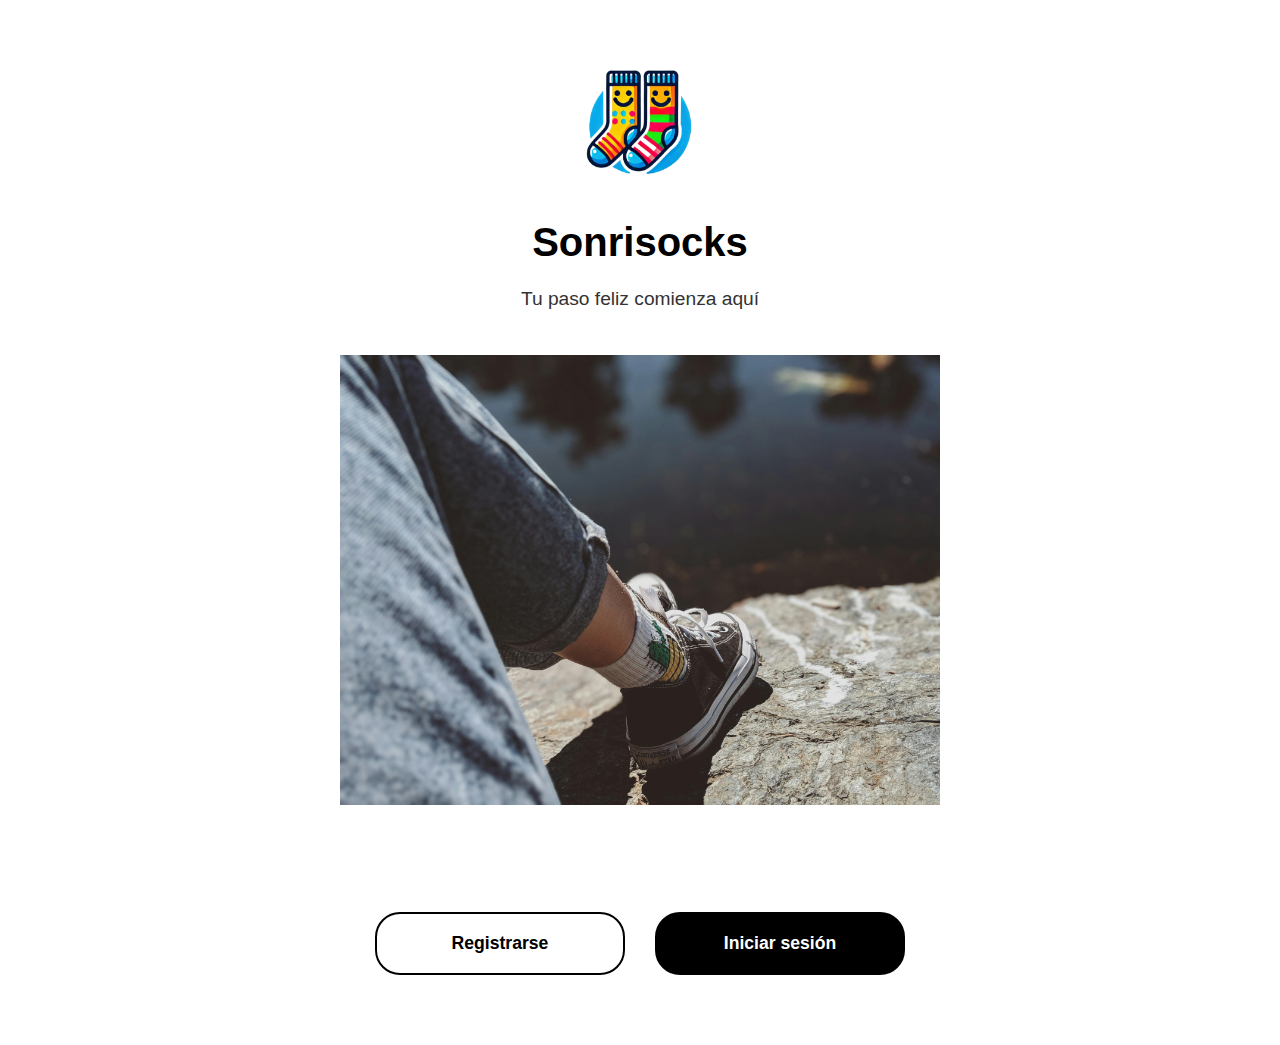
<file: index.html>
<!DOCTYPE html>
<html lang="es">
<head>
    <meta charset="UTF-8">
    <meta name="viewport" content="width=device-width, initial-scale=1.0">
    <title>Sonrisocks - Tu paso feliz comienza aquí</title>
    <link rel="stylesheet" href="css/style.css">
    <link rel="stylesheet" href="https://cdnjs.cloudflare.com/ajax/libs/font-awesome/6.0.0-beta3/css/all.min.css">
</head>
<body class="welcome-page">
    <div class="container">
        <div class="logo">
            <img src="image/logo.png" alt="Sonrisocks Logo">
            <h1>Sonrisocks</h1>
            <p>Tu paso feliz comienza aquí</p>
        </div>
        
        <div class="welcome-image">
            <img src="image/indimage.jpg" alt="Personas felices usando medias coloridas">
        </div>
        
        <div class="auth-buttons">
            <a href="register.html" class="btn btn-outline">Registrarse</a>
            <a href="login.html" class="btn btn-solid">Iniciar sesión</a>
        </div>
    </div>
</body>
</html>
</file>
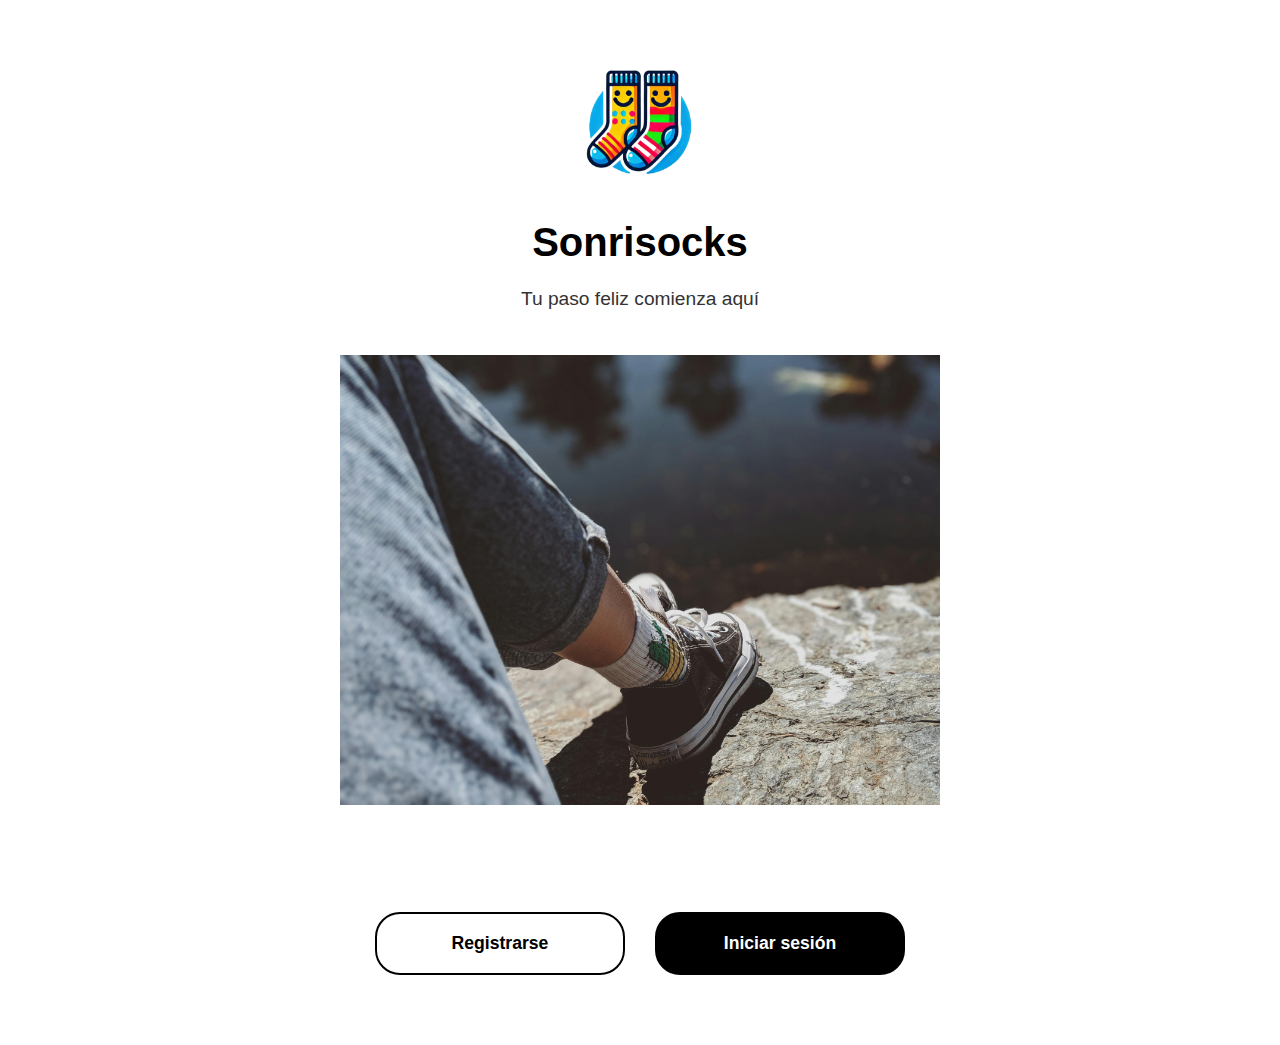
<file: cart.html>
<!DOCTYPE html>
<html lang="es">
<head>
    <meta charset="UTF-8">
    <meta name="viewport" content="width=device-width, initial-scale=1.0">
    <title>Carrito - Sonrisocks</title>
    <link rel="stylesheet" href="css/style.css">
    <link rel="stylesheet" href="https://cdnjs.cloudflare.com/ajax/libs/font-awesome/6.0.0-beta3/css/all.min.css">
</head>
<body>
    <header class="top-header">
        <div class="logo-and-name">
            <img src="image/logo.png" alt="Sonrisocks Logo" class="header-logo">
            <h1 class="header-title">Sonrisocks</h1>
        </div>
    </header>

    <div class="container cart-page-container">
        <h2>Tu Carrito de Compras</h2>
        
        <div class="cart-items-list" id="cart-items-list">
            <p id="empty-cart-message" class="empty-cart-message">
                ¡Oops! Tu carrito está vacío. <br>
                <span class="suggestive-phrase">Explora nuestra colección y dale a tus pies la alegría que merecen.</span>
                <a href="home.html" class="btn btn-solid shop-now-btn">IR A COMPRAR</a>
            </p>
        </div>

        <div class="cart-summary">
            <p class="cart-total" id="cart-total">Total: $0.00</p>
            <button class="btn btn-solid checkout-btn" id="checkout-btn">PROCEDER AL PAGO</button>
        </div>
    </div>

    <nav class="bottom-nav">
        <a href="home.html" class="nav-item">
            <i class="fas fa-home"></i>
            <span>Inicio</span>
        </a>
        <a href="cart.html" class="nav-item active">
            <i class="fas fa-shopping-cart"></i>
            <span>Carrito</span>
            <span class="cart-counter" id="cart-counter"></span>
        </a>
        <a href="profile.html" class="nav-item">
            <i class="fas fa-user"></i>
            <span>Perfil</span>
        </a>
    </nav>
    
    <script src="js/main.js"></script>
    <script>
        // Check authentication on load
        window.addEventListener('DOMContentLoaded', () => {
            const isLoggedIn = localStorage.getItem('isLoggedIn') === 'true';
            if (!isLoggedIn) {
                window.location.href = 'index.html';
                return;
            }
            
            // Render cart items when cart.html loads
            renderCartItems();
            updateCartTotal(); // Also update total

            const checkoutBtn = document.getElementById('checkout-btn');
            if (checkoutBtn) {
                checkoutBtn.addEventListener('click', () => {
                    const currentCart = JSON.parse(localStorage.getItem('cart')) || [];
                    if (currentCart.length > 0) {
                        window.location.href = 'payment.html'; // Redirigir a la pasarela de pago
                    } else {
                        
                    }
                });
            }
        });
    </script>
</body>
</html>
</file>
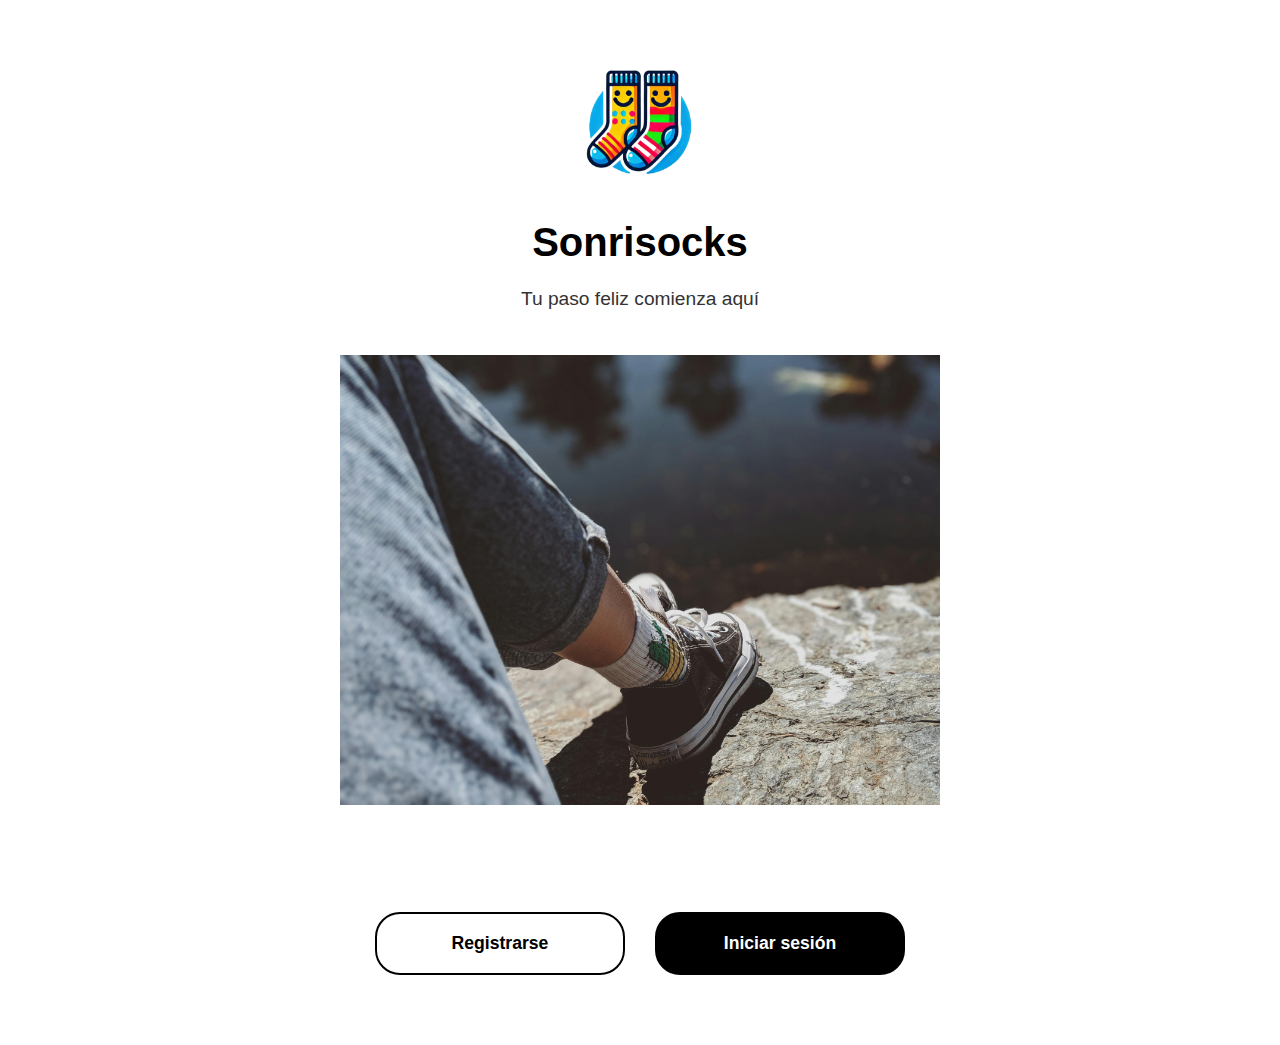
<file: home.html>
<!DOCTYPE html>
<html lang="es">
<head>
    <meta charset="UTF-8">
    <meta name="viewport" content="width=device-width, initial-scale=1.0">
    <title>Descubre - Sonrisocks</title>
    <link rel="stylesheet" href="css/style.css">
    <link rel="stylesheet" href="https://cdnjs.cloudflare.com/ajax/libs/font-awesome/6.0.0-beta3/css/all.min.css">
</head>
<body>
    <header class="top-header">
        <div class="logo-and-name">
            <img src="image/logo.png" alt="Sonrisocks Logo" class="header-logo">
            <h1 class="header-title">Sonrisocks</h1>
        </div>
        </header>
    <div class="container">
        <h2>What's New Today</h2>
      
        <div class="featured-product">
            <img src="image/indp.jpg" alt="Medias de temporada" class="featured-image">
            <button class="seasonal-btn">DE TEMPORADA</button>
        </div>
        
        <h3>Browse All</h3>
        
        <div class="product-grid">
            <div class="product-card" data-id="1">
              <img src="image/dino.jpg" alt="Medias divertidas" class="product-image">
              <div class="product-info">
                  <h4 class="product-title">Medias de Dinosaurios</h4>
                  <p class="product-price">$12.99</p>
                  <div class="quantity-controls">
                      <button class="quantity-btn minus">-</button>
                      <span class="quantity-value">1</span> <button class="quantity-btn plus">+</button>
                  </div>
                  <button class="add-to-cart">AGREGAR AL CARRITO</button>
              </div>
          </div>
          
          <div class="product-card" data-id="2">
              <img src="image/avocado.jpg" alt="Medias divertidas" class="product-image">
              <div class="product-info">
                  <h4 class="product-title">Medias de Aguacates</h4>
                  <p class="product-price">$11.99</p>
                  <div class="quantity-controls">
                      <button class="quantity-btn minus">-</button>
                      <span class="quantity-value">1</span> <button class="quantity-btn plus">+</button>
                  </div>
                  <button class="add-to-cart">AGREGAR AL CARRITO</button>
              </div>
          </div>

          <div class="product-card" data-id="3">
            <img src="image/nike.jpg" alt="Medias divertidas" class="product-image">
            <div class="product-info">
                <h4 class="product-title">Medias de Nike</h4>
                <p class="product-price">$15.99</p>
                <div class="quantity-controls">
                    <button class="quantity-btn minus">-</button>
                    <span class="quantity-value">1</span>
                    <button class="quantity-btn plus">+</button>
                </div>
                <button class="add-to-cart">AGREGAR AL CARRITO</button>
            </div>
        </div>

        <div class="product-card" data-id="4">
          <img src="image/adidas.jpg" alt="Medias divertidas" class="product-image">
          <div class="product-info">
              <h4 class="product-title">Medias de Adidas</h4>
              <p class="product-price">$14.00</p>
              <div class="quantity-controls">
                  <button class="quantity-btn minus">-</button>
                  <span class="quantity-value">1</span>
                  <button class="quantity-btn plus">+</button>
              </div>
              <button class="add-to-cart">AGREGAR AL CARRITO</button>
          </div>
      </div>


      <div class="product-card" data-id="5">
        <img src="image/gucci.jpg" alt="Medias divertidas" class="product-image">
        <div class="product-info">
            <h4 class="product-title">Medias de Gucci</h4>
            <p class="product-price">$30.99</p>
            <div class="quantity-controls">
                <button class="quantity-btn minus">-</button>
                <span class="quantity-value">1</span>
                <button class="quantity-btn plus">+</button>
            </div>
            <button class="add-to-cart">AGREGAR AL CARRITO</button>
        </div>
    </div>
          
          </div>
        
        
    </div>
    
    <nav class="bottom-nav">
        <a href="home.html" class="nav-item active">
            <i class="fas fa-home"></i>
            <span>Inicio</span>
        </a>
        <a href="cart.html" class="nav-item">
            <i class="fas fa-shopping-cart"></i>
            <span>Carrito</span>
            <span class="cart-counter" id="cart-counter"></span>
        </a>
        <a href="profile.html" class="nav-item">
            <i class="fas fa-user"></i>
            <span>Perfil</span>
        </a>
    </nav>
    
    <script src="js/main.js"></script>
    <script>
        // Verificar autenticación al cargar
        window.addEventListener('DOMContentLoaded', () => {
            const isLoggedIn = localStorage.getItem('isLoggedIn') === 'true';
            if (!isLoggedIn) {
                window.location.href = 'index.html';
            }
        });
    </script>
</body>
</html>
</file>
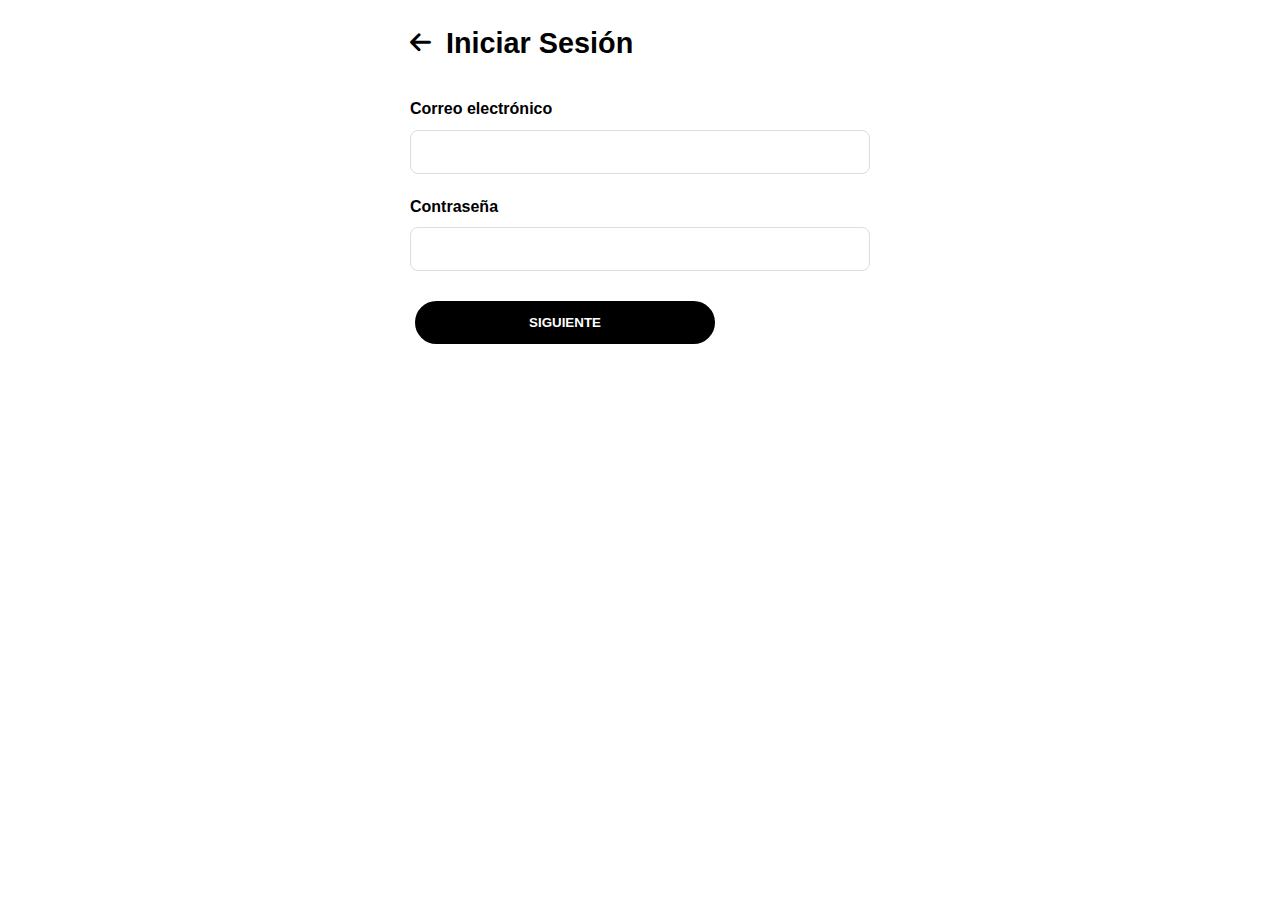
<file: login.html>
<!DOCTYPE html>
<html lang="es">
<head>
    <meta charset="UTF-8">
    <meta name="viewport" content="width=device-width, initial-scale=1.0">
    <title>Iniciar Sesión - Sonrisocks</title>
    <link rel="stylesheet" href="css/style.css">
    <link rel="stylesheet" href="https://cdnjs.cloudflare.com/ajax/libs/font-awesome/6.0.0-beta3/css/all.min.css">
</head>
<body>
    <div class="form-container">
        <div class="form-header">
            <a href="index.html" class="back-arrow"><i class="fas fa-arrow-left"></i></a>
            <h1 class="form-title">Iniciar Sesión</h1>
        </div>
        
        <form id="loginForm">
            <div class="form-group">
                <label for="loginEmail">Correo electrónico</label>
                <input type="email" id="loginEmail" required>
            </div>
            
            <div class="form-group">
                <label for="loginPassword">Contraseña</label>
                <input type="password" id="loginPassword" required>
            </div>
            
            <button type="submit" class="btn btn-solid">SIGUIENTE</button>
        </form>
    </div>
    
    <script>
        document.getElementById('loginForm').addEventListener('submit', function(e) {
            e.preventDefault();
            
            // Obtener todos los usuarios registrados
            const users = JSON.parse(localStorage.getItem('users')) || [];
            const email = document.getElementById('loginEmail').value;
            const password = document.getElementById('loginPassword').value;
            
            // Buscar el usuario con el email y contraseña correctos
            const foundUser = users.find(user => user.email === email && user.password === password);

            if (foundUser) {
                localStorage.setItem('isLoggedIn', 'true');
                localStorage.setItem('currentUser', JSON.stringify(foundUser)); // Guardar el objeto completo del usuario
                window.location.href = 'home.html';
            } else {
                alert('Credenciales incorrectas o usuario no registrado.');
                // Opcional: redirigir a registro si no se encuentra el email
                // window.location.href = 'register.html'; 
            }
        });
        
        // Autocompletar email si viene de registro (opcional, si se usó sessionStorage para tempUser)
        window.addEventListener('DOMContentLoaded', () => {
            const tempUser = JSON.parse(sessionStorage.getItem('tempUser'));
            if (tempUser && tempUser.email) { // Asegurarse de que tempUser y email existan
                document.getElementById('loginEmail').value = tempUser.email;
                sessionStorage.removeItem('tempUser'); // Limpiar después de usar
            }
        });
    </script>
</body>
</html>
</file>
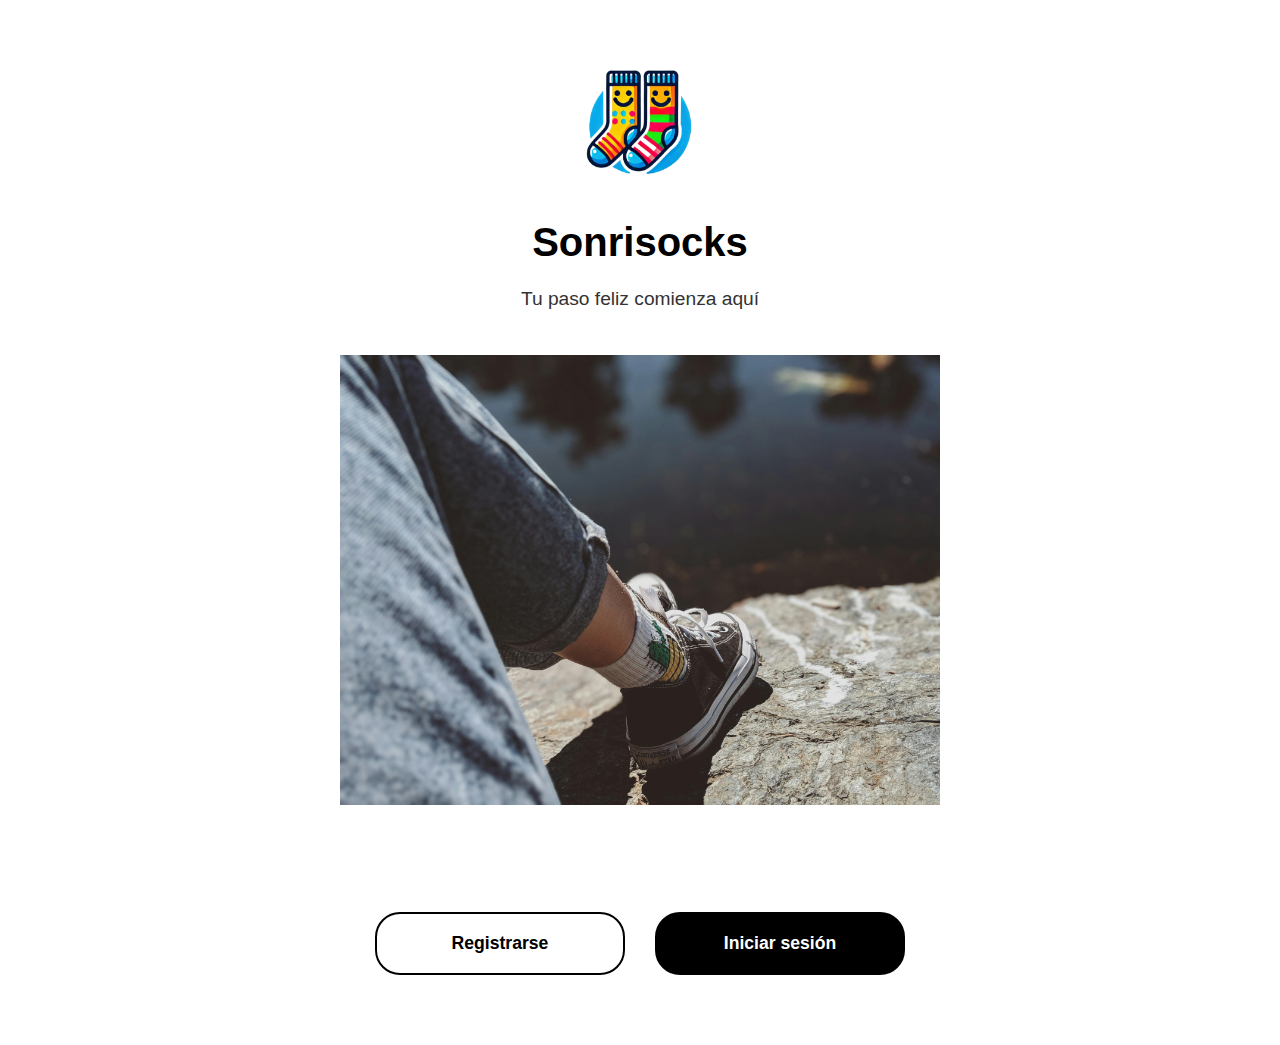
<file: payment.html>
<!DOCTYPE html>
<html lang="es">
<head>
    <meta charset="UTF-8">
    <meta name="viewport" content="width=device-width, initial-scale=1.0">
    <title>Pagar - Sonrisocks</title>
    <link rel="stylesheet" href="css/style.css">
    <link rel="stylesheet" href="https://cdnjs.cloudflare.com/ajax/libs/font-awesome/6.0.0-beta3/css/all.min.css">
</head>
<body>
    <header class="top-header">
        <div class="logo-and-name">
            <img src="image/logo.png" alt="Sonrisocks Logo" class="header-logo">
            <h1 class="header-title">Sonrisocks</h1>
        </div>
    </header>

    <div class="form-container payment-container">
        <div class="form-header">
            <a href="cart.html" class="back-arrow"><i class="fas fa-arrow-left"></i></a>
            <h1 class="form-title">Procesar Pago</h1>
        </div>
        
        <form id="paymentForm">
            <div class="payment-section">
                <h3>Información de Envío</h3>
                <div class="form-group">
                    <label for="fullName">Nombre Completo</label>
                    <input type="text" id="fullName" placeholder="Tu Nombre Apellido" required>
                </div>
                <div class="form-group">
                    <label for="address">Dirección</label>
                    <input type="text" id="address" placeholder="Calle, Número, Apto" required>
                </div>
                <div class="form-group">
                    <label for="city">Ciudad</label>
                    <input type="text" id="city" placeholder="Ej: Bogotá" required>
                </div>
                <div class="form-group">
                    <label for="postalCode">Código Postal</label>
                    <input type="text" id="postalCode" placeholder="Ej: 110111" required>
                </div>
            </div>

            <div class="payment-section">
                <h3>Detalles de Pago</h3>
                <div class="form-group">
                    <label for="cardNumber">Número de Tarjeta</label>
                    <input type="text" id="cardNumber" placeholder="**** **** **** ****" maxlength="19" required>
                </div>
                <div class="form-group form-group-inline">
                    <div>
                        <label for="expiryDate">Fecha de Vencimiento (MM/AA)</label>
                        <input type="text" id="expiryDate" placeholder="MM/AA" maxlength="5" required>
                    </div>
                    <div>
                        <label for="cvv">CVV</label>
                        <input type="text" id="cvv" placeholder="***" maxlength="4" required>
                    </div>
                </div>
                <div class="form-group">
                    <label for="cardName">Nombre en la Tarjeta</label>
                    <input type="text" id="cardName" placeholder="Como aparece en la tarjeta" required>
                </div>
            </div>

            <div class="order-summary">
                <h3>Resumen de Tu Pedido</h3>
                <div id="payment-cart-items">
                    </div>
                <p class="summary-total" id="payment-total">Total: $0.00</p>
            </div>
            
            <button type="submit" class="btn btn-solid confirm-payment-btn">CONFIRMAR PAGO</button>
            <button type="button" class="btn btn-outline" id="cancel-payment-btn">CANCELAR</button>
        </form>
    </div>

    <nav class="bottom-nav">
        <a href="home.html" class="nav-item">
            <i class="fas fa-home"></i>
            <span>Inicio</span>
        </a>
        <a href="cart.html" class="nav-item active">
            <i class="fas fa-shopping-cart"></i>
            <span>Carrito</span>
            <span class="cart-counter" id="cart-counter"></span>
        </a>
        <a href="profile.html" class="nav-item">
            <i class="fas fa-user"></i>
            <span>Perfil</span>
        </a>
    </nav>
    
    <script src="js/main.js"></script>
    <script>
        document.addEventListener('DOMContentLoaded', () => {
            const isLoggedIn = localStorage.getItem('isLoggedIn') === 'true';
            if (!isLoggedIn) {
                window.location.href = 'index.html';
                return;
            }

            const cart = JSON.parse(localStorage.getItem('cart')) || [];
            const paymentCartItemsContainer = document.getElementById('payment-cart-items');
            const paymentTotalElement = document.getElementById('payment-total');
            const paymentForm = document.getElementById('paymentForm');
            const cancelPaymentBtn = document.getElementById('cancel-payment-btn');

            // Mostrar los ítems del carrito en el resumen del pedido
            function displayPaymentCartItems() {
                paymentCartItemsContainer.innerHTML = ''; // Limpiar antes de agregar
                if (cart.length === 0) {
                    paymentCartItemsContainer.innerHTML = '<p>Tu carrito está vacío.</p>';
                    paymentTotalElement.textContent = 'Total: $0.00';
                    return;
                }

                let total = 0;
                cart.forEach(item => {
                    const itemElement = document.createElement('div');
                    itemElement.classList.add('payment-summary-item');
                    const itemPrice = parseFloat(item.price.replace('$', ''));
                    const subtotal = itemPrice * item.quantity;
                    total += subtotal;

                    itemElement.innerHTML = `
                        <span class="item-name">${item.title}</span>
                        <span class="item-quantity">x ${item.quantity}</span>
                        <span class="item-subtotal">$${subtotal.toFixed(2)}</span>
                    `;
                    paymentCartItemsContainer.appendChild(itemElement);
                });
                paymentTotalElement.textContent = `Total: $${total.toFixed(2)}`;
            }

            displayPaymentCartItems(); // Cargar los ítems al inicio

            // Rellenar automáticamente los datos de envío si hay un currentUser (opcional)
            const currentUser = JSON.parse(localStorage.getItem('currentUser'));
            if (currentUser) {
                document.getElementById('fullName').value = currentUser.username || '';
                // No tenemos campos de dirección en currentUser, se llenaría manualmente o desde un perfil más completo
            }

            // Manejar el envío del formulario de pago
            paymentForm.addEventListener('submit', function(e) {
                e.preventDefault();

                // Validaciones básicas de los campos (puedes añadir más)
                const cardNumber = document.getElementById('cardNumber').value.replace(/\s/g, ''); // Remover espacios
                const expiryDate = document.getElementById('expiryDate').value;
                const cvv = document.getElementById('cvv').value;

                if (!/^\d{16}$/.test(cardNumber)) {
                    alert('Por favor, ingresa un número de tarjeta válido (16 dígitos).');
                    return;
                }
                if (!/^(0[1-9]|1[0-2])\/\d{2}$/.test(expiryDate)) {
                    alert('Por favor, ingresa una fecha de vencimiento válida (MM/AA).');
                    return;
                }
                if (!/^\d{3,4}$/.test(cvv)) {
                    alert('Por favor, ingresa un CVV válido (3 o 4 dígitos).');
                    return;
                }

                // Simular un proceso de pago
                alert('Procesando tu pago...');

                setTimeout(() => {
                    // Si el pago es "exitoso" (simulado)
                    alert('¡Pago exitoso! Tu orden ha sido confirmada.');
                    localStorage.removeItem('cart'); // Vaciar el carrito después de una compra
                    updateCartCounter(); // Actualizar contador del carrito
                    window.location.href = 'home.html'; // Redirigir a la página de inicio
                }, 2000); // Simular un retraso de 2 segundos para el procesamiento
            });

            // Manejar el botón de cancelar
            cancelPaymentBtn.addEventListener('click', () => {
                window.location.href = 'cart.html'; // Volver al carrito
            });
        });
    </script>
</body>
</html>
</file>
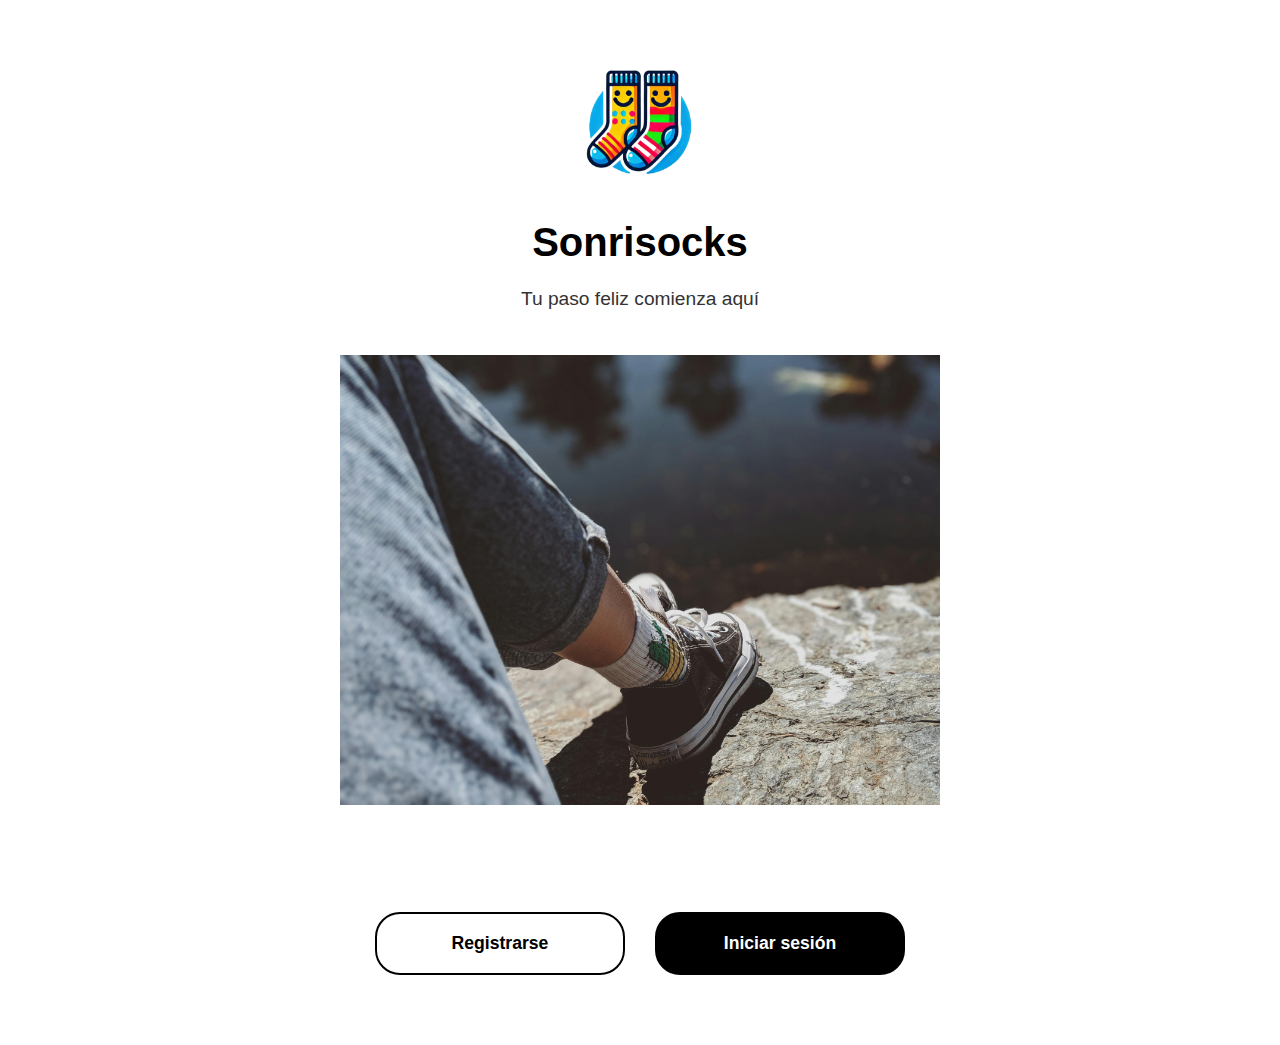
<file: profile.html>
<!DOCTYPE html>
<html lang="es">
<head>
    <meta charset="UTF-8">
    <meta name="viewport" content="width=device-width, initial-scale=1.0">
    <title>Perfil - Sonrisocks</title>
    <link rel="stylesheet" href="css/style.css">
    <link rel="stylesheet" href="https://cdnjs.cloudflare.com/ajax/libs/font-awesome/6.0.0-beta3/css/all.min.css">
</head>
<body>
    <header class="top-header">
        <div class="logo-and-name">
            <img src="image/logo.png" alt="Sonrisocks Logo" class="header-logo">
            <h1 class="header-title">Sonrisocks</h1>
        </div>
    </header>

    <div class="container profile-container">
        <div class="profile-avatar" id="profile-avatar-display">
            <img src="image/profile.jpg" alt="Avatar de usuario" id="avatar-image">
        </div>
        <h2 class="profile-username" id="profile-username-display">Nombre de Usuario</h2>
        <p class="profile-email" id="profile-email-display">correo@ejemplo.com</p>
        <p class="profile-location">BOGOTÁ D.C., COLOMBIA</p>
        
        <div class="profile-actions">
            <a href="edit-profile.html" class="btn btn-outline">EDITAR PERFIL</a>
            <button class="btn btn-solid" id="logout-btn">CERRAR SESIÓN</button>
        </div>
    </div>

    <nav class="bottom-nav">
        <a href="home.html" class="nav-item">
            <i class="fas fa-home"></i>
            <span>Inicio</span>
        </a>
        <a href="cart.html" class="nav-item">
            <i class="fas fa-shopping-cart"></i>
            <span>Carrito</span>
            <span class="cart-counter" id="cart-counter"></span>
        </a>
        <a href="profile.html" class="nav-item active">
            <i class="fas fa-user"></i>
            <span>Perfil</span>
        </a>
    </nav>
    
    <script src="js/main.js"></script>
    <script>
        document.addEventListener('DOMContentLoaded', () => {
            const isLoggedIn = localStorage.getItem('isLoggedIn') === 'true';
            if (!isLoggedIn) {
                window.location.href = 'index.html';
                return;
            }

            // Cargar y mostrar la información del usuario
            const currentUser = JSON.parse(localStorage.getItem('currentUser'));
            if (currentUser) {
                document.getElementById('profile-username-display').textContent = currentUser.username || 'Usuario';
                document.getElementById('profile-email-display').textContent = currentUser.email || 'correo@ejemplo.com';
                const avatarImage = document.getElementById('avatar-image');
                
                // Cargar el avatar. Si currentUser.avatar existe, úsalo. Si no, usa la imagen por defecto.
                if (currentUser.avatar && currentUser.avatar !== 'image/default-avatar.png') {
                    avatarImage.src = currentUser.avatar;
                } else {
                    avatarImage.src = 'image/profile.jpg'; // Fallback
                }
            } else {
                // Si no hay currentUser, mostrar un mensaje de error o redirigir
                alert('No se encontraron datos de usuario. Por favor, inicia sesión.');
                window.location.href = 'index.html';
            }

            // Manejar el botón de cerrar sesión
            document.getElementById('logout-btn').addEventListener('click', () => {
                localStorage.removeItem('isLoggedIn');
                localStorage.removeItem('currentUser');
                localStorage.removeItem('cart'); // También limpia el carrito al cerrar sesión
                window.location.href = 'index.html';
            });
        });
    </script>
</body>
</html>
</file>
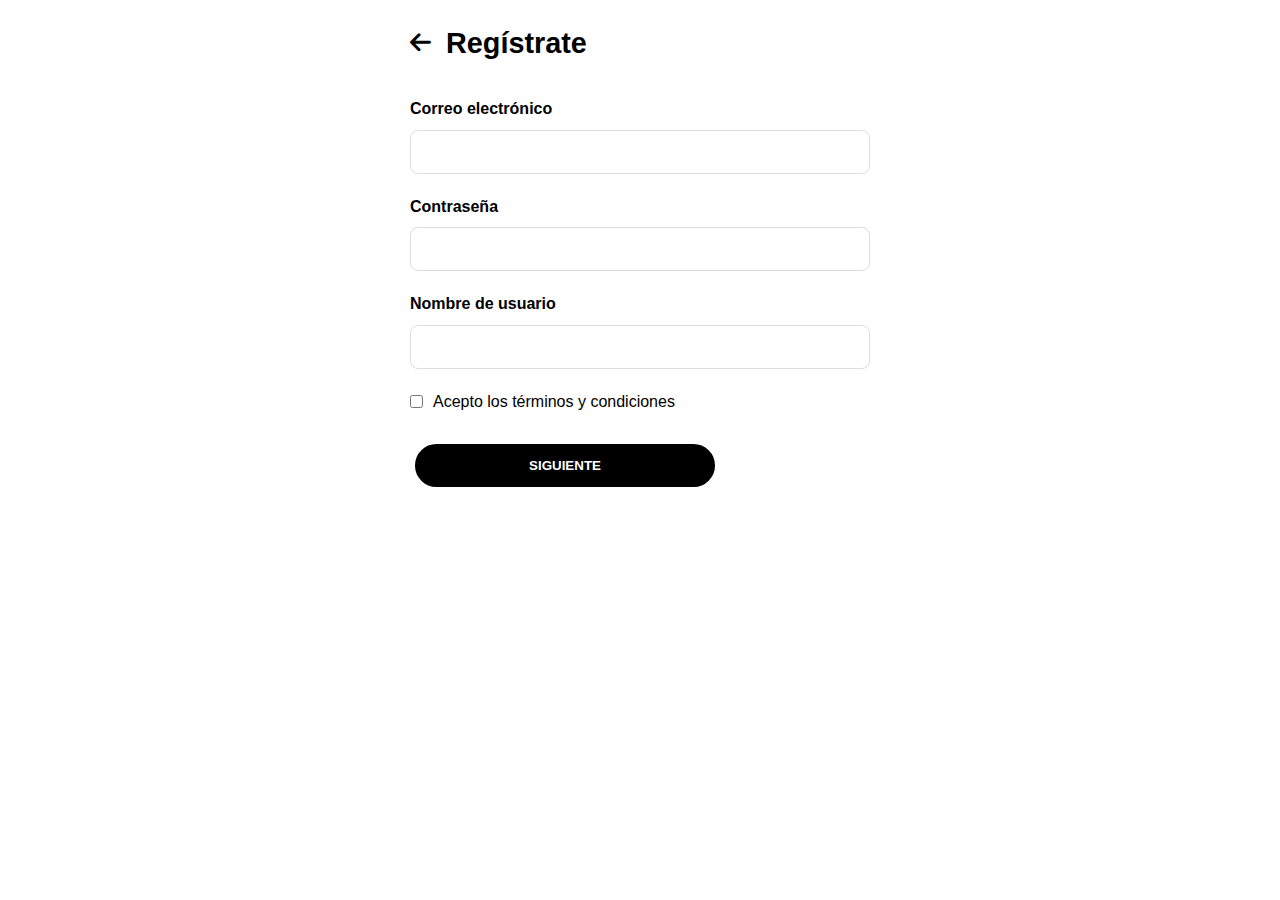
<file: register.html>
<!DOCTYPE html>
<html lang="es">
<head>
    <meta charset="UTF-8">
    <meta name="viewport" content="width=device-width, initial-scale=1.0">
    <title>Registro - Sonrisocks</title>
    <link rel="stylesheet" href="css/style.css">
    <link rel="stylesheet" href="https://cdnjs.cloudflare.com/ajax/libs/font-awesome/6.0.0-beta3/css/all.min.css">
</head>
<body>
    <div class="form-container">
        <div class="form-header">
            <a href="index.html" class="back-arrow"><i class="fas fa-arrow-left"></i></a>
            <h1 class="form-title">Regístrate</h1>
        </div>
        
        <form id="registerForm">
            <div class="form-group">
                <label for="email">Correo electrónico</label>
                <input type="email" id="email" required>
            </div>
            
            <div class="form-group">
                <label for="password">Contraseña</label>
                <input type="password" id="password" required>
            </div>
            
            <div class="form-group">
                <label for="username">Nombre de usuario</label>
                <input type="text" id="username" required>
            </div>
            
            <div class="checkbox-group">
                <input type="checkbox" id="terms" required>
                <label for="terms">Acepto los términos y condiciones</label>
            </div>
            
            <button type="submit" class="btn btn-solid" id="registerBtn">SIGUIENTE</button>
        </form>
    </div>
    
    <script>
        document.getElementById('registerForm').addEventListener('submit', function(e) {
            e.preventDefault();
            
            const email = document.getElementById('email').value;
            const password = document.getElementById('password').value;
            const username = document.getElementById('username').value;

            let users = JSON.parse(localStorage.getItem('users')) || [];

            // Validar si el correo ya existe
            if (users.some(user => user.email === email)) {
                alert('Este correo electrónico ya está registrado. Por favor, inicia sesión.');
                window.location.href = 'login.html';
                return;
            }

            const newUser = {
                email: email,
                username: username,
                password: password, // En una app real, hashea las contraseñas
                avatar: 'image/default-avatar.png' // Avatar por defecto al registrarse
            };
            users.push(newUser);
            localStorage.setItem('users', JSON.stringify(users)); // Guardar todos los usuarios
            
            // Guardar el usuario actual inmediatamente después del registro para mantener la sesión
            localStorage.setItem('isLoggedIn', 'true');
            localStorage.setItem('currentUser', JSON.stringify(newUser));

            alert('Registro exitoso. ¡Bienvenido!');
            window.location.href = 'home.html'; // Redirigir a home después del registro
        });
        
        // Validación en tiempo real (opcional, para habilitar/deshabilitar el botón)
        const form = document.getElementById('registerForm');
        const registerBtn = document.getElementById('registerBtn');
        
        form.addEventListener('input', function() {
            const isFormValid = form.checkValidity();
            registerBtn.disabled = !isFormValid;
        });
    </script>
</body>
</html>
</file>
<file: css/style.css>
/* Variables y reset */
:root {
  --primary-color: #000;
  --secondary-color: #fff;
  --accent-color: #FF6B6B;
  --light-gray: #f5f5f5;
  --dark-gray: #333;
}

* {
  margin: 0;
  padding: 0;
  box-sizing: border-box;
  font-family: 'Segoe UI', Tahoma, Geneva, Verdana, sans-serif;
}

body {
  background-color: var(--secondary-color);
  color: var(--primary-color);
  line-height: 1.6;
}

.container {
  width: 100%;
  max-width: 1200px;
  margin: 0 auto;
  padding: 20px;
}

/* Estilos generales de botones */
.btn {
  display: inline-block;
  padding: 12px 24px;
  border-radius: 25px;
  text-decoration: none;
  font-weight: 600;
  text-align: center;
  cursor: pointer;
  transition: all 0.3s ease;
  margin: 10px 5px;
  width: 90%;
  max-width: 300px;
}

.btn-solid {
  background-color: var(--primary-color);
  color: var(--secondary-color);
  border: 2px solid var(--primary-color);
}

.btn-outline {
  background-color: var(--secondary-color);
  color: var(--primary-color);
  border: 2px solid var(--primary-color);
}

.btn:hover {
  opacity: 0.9;
  transform: translateY(-2px);
}

/* Pantalla de bienvenida */
.welcome-page {
  display: flex;
  flex-direction: column;
  align-items: center;
  justify-content: center;
  min-height: 100vh;
  text-align: center;
}

.logo img {
  width: 120px;
  height: auto;
  margin-bottom: 20px;
}

.logo h1 {
  font-size: 2.5rem;
  margin-bottom: 10px;
  color: var(--primary-color);
}

.logo p {
  font-size: 1.2rem;
  color: var(--dark-gray);
  margin-bottom: 40px;
}

.welcome-image img {
  width: 100%;
  max-width: 400px;
  height: auto;
  margin-bottom: 40px;
}

.auth-buttons {
  display: flex;
  flex-direction: column;
  align-items: center;
  width: 100%;
}

/* Formularios */
.form-container {
  max-width: 500px;
  margin: 0 auto;
  padding: 20px;
}

.form-header {
  display: flex;
  align-items: center;
  margin-bottom: 30px;
}

.back-arrow {
  font-size: 1.5rem;
  margin-right: 15px;
  color: var(--primary-color);
  text-decoration: none;
}

.form-title {
  font-size: 1.8rem;
}

.form-group {
  margin-bottom: 20px;
}

.form-group label {
  display: block;
  margin-bottom: 8px;
  font-weight: 600;
}

.form-group input {
  width: 100%;
  padding: 12px 15px;
  border: 1px solid #ddd;
  border-radius: 8px;
  font-size: 1rem;
}

.checkbox-group {
  display: flex;
  align-items: center;
  margin: 20px 0;
}

.checkbox-group input {
  margin-right: 10px;
}

/* Menú inferior */
.bottom-nav {
  position: fixed;
  bottom: 0;
  left: 0;
  right: 0;
  background-color: var(--secondary-color);
  box-shadow: 0 -2px 10px rgba(0, 0, 0, 0.1);
  display: flex;
  justify-content: space-around;
  padding: 10px 0;
  z-index: 100;
}

.nav-item {
  display: flex;
  flex-direction: column;
  align-items: center;
  text-decoration: none;
  color: var(--primary-color);
  font-size: 0.8rem;
}

.nav-item i {
  font-size: 1.5rem;
  margin-bottom: 5px;
}

.nav-item.active {
  color: var(--accent-color);
}

/* Pantalla de inicio */
.product-grid {
  display: grid;
  grid-template-columns: repeat(auto-fill, minmax(150px, 1fr));
  gap: 20px;
  margin-bottom: 80px;
}

.product-card {
  border: 1px solid #eee;
  border-radius: 10px;
  overflow: hidden;
  transition: transform 0.3s ease;
}

.product-card:hover {
  transform: translateY(-5px);
}

.product-image {
  width: 100%;
  height: 150px;
  object-fit: cover;
}

.product-info {
  padding: 10px;
}

.product-title {
  font-size: 0.9rem;
  margin-bottom: 5px;
}

.product-price {
  font-weight: bold;
  margin-bottom: 10px;
}

.quantity-controls {
  display: flex;
  align-items: center;
  justify-content: space-between;
  margin-bottom: 10px;
}

.quantity-btn {
  width: 30px;
  height: 30px;
  border: 1px solid #ddd;
  background-color: #f9f9f9;
  border-radius: 50%;
  display: flex;
  align-items: center;
  justify-content: center;
  cursor: pointer;
}

.quantity-value {
  margin: 0 10px;
}

.add-to-cart {
  width: 100%;
  padding: 8px;
  background-color: var(--primary-color);
  color: var(--secondary-color);
  border: none;
  border-radius: 5px;
  cursor: pointer;
}

/* Carrito */
.cart-item {
  display: flex;
  margin-bottom: 20px;
  padding-bottom: 20px;
  border-bottom: 1px solid #eee;
}

.cart-item-image {
  width: 80px;
  height: 80px;
  object-fit: cover;
  border-radius: 8px;
  margin-right: 15px;
}

.cart-item-details {
  flex: 1;
}

.cart-item-title {
  font-size: 1rem;
  margin-bottom: 5px;
}

.cart-item-price {
  font-weight: bold;
  margin-bottom: 10px;
}

.remove-item {
  color: #ff4d4d;
  font-size: 1.2rem;
  cursor: pointer;
}

.cart-total {
  font-size: 1.2rem;
  font-weight: bold;
  text-align: right;
  margin: 20px 0;
}

/* Media queries para responsive */
@media (min-width: 768px) {
  .product-grid {
      grid-template-columns: repeat(auto-fill, minmax(200px, 1fr));
  }
  
  .product-image {
      height: 200px;
  }
  
  .bottom-nav {
      position: static;
      box-shadow: none;
      margin-top: 30px;
  }
  
  .container {
      padding: 40px;
  }
}
/* Estilos para confirmación */
.confirmation-container {
  display: flex;
  flex-direction: column;
  align-items: center;
  justify-content: center;
  min-height: 70vh;
  text-align: center;
  padding: 20px;
}

.check-icon {
  font-size: 5rem;
  color: #4CAF50;
  margin-bottom: 20px;
}

.confirmation-message h1 {
  font-size: 1.8rem;
  margin-bottom: 10px;
}

.confirmation-message p {
  font-size: 1.2rem;
  margin-bottom: 5px;
}

/* Estilos para perfil */
.profile-container {
  padding: 20px;
  text-align: center;
}

.profile-avatar {
  width: 120px;
  height: 120px;
  border-radius: 50%;
  overflow: hidden;
  margin: 0 auto 20px;
  border: 3px solid var(--primary-color);
}

.profile-avatar img {
  width: 100%;
  height: 100%;
  object-fit: cover;
}

.profile-actions {
  margin-top: 40px;
  display: flex;
  flex-direction: column;
  align-items: center;
}

.profile-actions .btn {
  margin: 10px 0;
}

/* Estilos para barra de búsqueda */
.search-bar {
  display: flex;
  margin: 20px 0;
}

.search-bar input {
  flex: 1;
  padding: 12px 15px;
  border: 1px solid #ddd;
  border-radius: 25px 0 0 25px;
  font-size: 1rem;
}

.search-bar button {
  padding: 0 20px;
  background-color: var(--primary-color);
  color: var(--secondary-color);
  border: none;
  border-radius: 0 25px 25px 0;
  cursor: pointer;
}

/* Estilos para método de pago */
.payment-method {
  margin-bottom: 30px;
}

.saved-card {
  display: flex;
  align-items: center;
  padding: 15px;
  border: 1px solid #eee;
  border-radius: 10px;
}

.saved-card i {
  font-size: 2rem;
  margin-right: 15px;
  color: var(--primary-color);
}

.card-logos {
  display: flex;
  margin-top: 5px;
}

.card-logos img {
  height: 20px;
  margin-right: 10px;
}

.order-summary {
  margin: 30px 0;
}

.order-summary h3 {
  margin-bottom: 15px;
}

.order-item {
  display: flex;
  justify-content: space-between;
  margin-bottom: 10px;
}

.order-total {
  font-weight: bold;
  text-align: right;
  margin-top: 15px;
  font-size: 1.2rem;
}
/* Featured product section */
.featured-product {
  position: relative;
  margin-bottom: 30px;
}

.featured-image {
  width: 100%;
  max-height: 250px; 
  object-fit: cover; 
  border-radius: 10px;
}

.seasonal-btn {
  position: absolute;
  bottom: 15px;
  left: 15px;
  padding: 8px 15px;
  background-color: var(--primary-color);
  color: var(--secondary-color);
  border: none;
  border-radius: 20px;
  font-weight: 600;
  cursor: pointer;
}


@media (min-width: 768px) {

  .featured-image {
      
      max-height: 400px;
  }

}

.top-header {
  display: flex;
  align-items: center; 
  justify-content: center; 
  padding: 15px 20px; 
  background-color: var(--secondary-color);
  border-bottom: 1px solid #eee; 
  position: sticky; 
  top: 0;
  z-index: 99; 
}

.logo-and-name {
  display: flex;
  align-items: center; 
}

.header-logo {
  width: 40px; 
  height: auto;
  margin-right: 10px; 
}

.header-title {
  font-size: 1.8rem; 
  color: var(--primary-color);
  margin: 0; 
}

/* Adjustments for PC (768px and up) */
@media (min-width: 768px) {

  .top-header {
      justify-content: flex-start; 
      padding: 15px 40px;
  }

  .header-logo {
      width: 50px; 
  }

  .header-title {
      font-size: 2.2rem; 
  }


  .bottom-nav {
      position: static; 
      box-shadow: none;
      margin-top: 0;
      padding: 15px 0;
      border-bottom: 1px solid #eee;
      justify-content: flex-end; 
      gap: 30px; 
      
  }
}

.welcome-page {
  display: flex;
  flex-direction: column;
  align-items: center;
  justify-content: center;
  min-height: 100vh;
  text-align: center;
  padding: 20px; 
  box-sizing: border-box; 
}
.welcome-image img {
  width: 100%;
  max-width: 400px; 
  height: auto;
  max-height: 40vh; 
  object-fit: contain; 
  margin-bottom: 40px;
}

@media (min-width: 768px) {
  .welcome-image img {
      max-width: 600px; 
      max-height: 60vh; 
  }


  .auth-buttons .btn {
      max-width: 350px;
  }
}

@media (min-width: 768px) {


  .bottom-nav {
      position: static; 
      box-shadow: none; 
      margin-top: 0;
      padding: 15px 40px; 
      border-bottom: 1px solid #eee; 
      justify-content: center;
      gap: 30px; 
  }

  .bottom-nav .nav-item {
      flex-direction: row;
      font-size: 1rem;
  }

  .bottom-nav .nav-item i {
      margin-bottom: 0;
      margin-right: 8px;
  }

  .bottom-nav .cart-counter {
      position: static; 
      transform: none;
      margin-left: 5px; 
  }

}
.profile-container {
  padding: 20px;
  text-align: center;

  padding-top: 40px; 
  padding-bottom: 80px; 
}

.profile-avatar {
  width: 150px; 
  height: 150px; 
  border-radius: 50%;
  overflow: hidden;
  margin: 0 auto 30px; 
  border: 4px solid var(--primary-color); 
  box-shadow: 0 4px 10px rgba(0, 0, 0, 0.1); 
}

.profile-avatar img {
  width: 100%;
  height: 100%;
  object-fit: cover;
}

.profile-username {
  font-size: 2.2rem; 
  margin-bottom: 10px; 
  color: var(--primary-color);
  font-weight: 600; 
}

.profile-location {
  font-size: 1.1rem; 
  color: var(--dark-gray);
  margin-bottom: 40px; 
}

.profile-actions {
  margin-top: 20px; 
  display: flex;
  flex-direction: column;
  align-items: center;
  gap: 15px; 
}

.profile-actions .btn {
  width: 90%; 
  max-width: 350px; 
}
@media (min-width: 768px) {

  .profile-avatar {
    width: 200px; 
    height: 200px; 
    margin-bottom: 40px; 
  }

  .profile-username {
    font-size: 2.8rem; 
  }

  .profile-location {
    font-size: 1.3rem; 
    margin-bottom: 50px;
  }

  .profile-actions {
    margin-top: 30px;
    gap: 20px; 
  }

  .bottom-nav {
      position: static; 
      box-shadow: none;
      padding: 25px 40px; 
      border-bottom: 1px solid #eee;
      justify-content: center;
      gap: 40px; 
      margin-top: 20px; 
  }
}
/* ... existing CSS ... */

@media (min-width: 768px) {
  body {
      padding-bottom: 80px; 
      
  }
}

@media (min-width: 768px) {

  .bottom-nav {
      position: fixed; 
      bottom: 0;       
      left: 0;         
      right: 0;        
      
      background-color: var(--secondary-color); 
      box-shadow: 0 -2px 10px rgba(0, 0, 0, 0.1); 
      
      padding: 15px 40px; 
      
      justify-content: space-around; 
      gap: 30px; 
      z-index: 100;
  }

  .bottom-nav .nav-item {
      flex-direction: row; 
      font-size: 1rem;
  }

  .bottom-nav .nav-item i {
      margin-bottom: 0;
      margin-right: 8px;
  }

  .bottom-nav .cart-counter {
      position: static;
      transform: none;
      margin-left: 5px; 
  }

}


@media (min-width: 768px) {

  .welcome-image img {
      max-width: 600px; 
      max-height: 60vh; 
  }

  .auth-buttons {
      flex-direction: row; 
      justify-content: center;
      gap: 20px; 
      margin-top: 50px;
  }

  .auth-buttons .btn {
      max-width: 250px; 
      padding: 15px 30px;
      font-size: 1.1rem; 
  }

}

.cart-page-container {
  padding-bottom: 100px; 
}

#empty-cart-message {
  font-size: 1.2rem;
  color: var(--dark-gray);
  margin-top: 50px;
  padding: 20px;
  border: 1px dashed #ccc;
  border-radius: 10px;
  background-color: var(--light-gray);
}

.cart-items-list {
  margin-top: 20px;
}

.cart-item {
  display: flex;
  align-items: center;
  background-color: var(--secondary-color);
  border: 1px solid #ddd;
  border-radius: 10px;
  padding: 15px;
  margin-bottom: 15px;
  box-shadow: 0 2px 5px rgba(0, 0, 0, 0.05);
}

.cart-item-image {
  width: 80px;
  height: 80px;
  object-fit: cover;
  border-radius: 8px;
  margin-right: 15px;
}

.cart-item-info {
  flex-grow: 1; 
}

.cart-item-title {
  font-size: 1.1rem;
  font-weight: 600;
  margin-bottom: 5px;
}

.cart-item-price {
  font-size: 0.95rem;
  color: var(--dark-gray);
  margin-bottom: 10px;
}

.cart-item-subtotal {
  font-size: 1rem;
  font-weight: 700;
  color: var(--primary-color);
  margin-top: 10px;
}


.cart-item .quantity-controls {
  display: flex;
  align-items: center;
  gap: 8px; 
  margin-top: 5px;
}

.cart-item .quantity-btn {
  width: 30px;
  height: 30px;
  border-radius: 50%;
  background-color: var(--light-gray);
  border: 1px solid #ccc;
  color: var(--primary-color);
  font-weight: bold;
  font-size: 1rem;
  cursor: pointer;
  display: flex;
  justify-content: center;
  align-items: center;
}

.cart-item .quantity-value {
  min-width: 20px; 
  text-align: center;
}

.remove-item {
  background: none;
  border: none;
  color: var(--accent-color); 
  font-size: 1.2rem;
  cursor: pointer;
  margin-left: 15px; 
  padding: 5px; 
}

.remove-item:hover {
  opacity: 0.7;
}

.cart-summary {
  background-color: var(--light-gray);
  border-radius: 10px;
  padding: 20px;
  margin-top: 30px;
  text-align: right;
  box-shadow: 0 2px 5px rgba(0, 0, 0, 0.05);
}

.cart-total {
  font-size: 1.5rem;
  font-weight: 700;
  margin-bottom: 20px;
}

.checkout-btn {
  width: 100%;
  max-width: 400px; 
  margin: 0 auto; 
}



@media (min-width: 768px) {


  .cart-item {
      padding: 20px;
  }

  .cart-item-image {
      width: 100px;
      height: 100px;
  }

  .cart-item-info {
      display: flex;
      flex-wrap: wrap; 
      align-items: center;
      gap: 15px; 
  }

  .cart-item-title {
      font-size: 1.3rem;
  }

  .cart-item-price {
      font-size: 1.1rem;
  }

  .cart-item-subtotal {
      font-size: 1.2rem;
      margin-left: auto;
  }

  .cart-item .quantity-controls {
      margin-top: 0;
  }

  .remove-item {
      font-size: 1.5rem;
  }

  .cart-summary {
      padding: 25px;
      margin-top: 40px;
  }

  .cart-total {
      font-size: 1.8rem;
  }

  .checkout-btn {
      max-width: 300px; 
  }
}

.profile-container {
  padding: 20px;
  text-align: center;
  padding-top: 40px; 
  padding-bottom: 80px; 
}

.profile-avatar {
  width: 150px; 
  height: 150px; 
  border-radius: 50%;
  overflow: hidden;
  margin: 0 auto 20px; 
  border: 4px solid var(--primary-color);
  box-shadow: 0 4px 10px rgba(0, 0, 0, 0.1);
  display: flex; 
  justify-content: center;
  align-items: center;
}

.profile-avatar img {
  width: 100%;
  height: 100%;
  object-fit: cover;
}

.profile-username {
  font-size: 2.2rem;
  margin-bottom: 5px; 
  color: var(--primary-color);
  font-weight: 600;
}

.profile-email { 
    font-size: 1rem;
    color: var(--dark-gray);
    margin-bottom: 20px; 
}

.profile-location {
  font-size: 1.1rem;
  color: var(--dark-gray);
  margin-bottom: 30px;
}

.profile-actions {
  margin-top: 20px;
  display: flex;
  flex-direction: column;
  align-items: center;
  gap: 15px;
}

.profile-actions .btn {
  width: 90%;
  max-width: 350px;
}


.profile-avatar-edit {
    width: 150px;
    height: 150px;
    border-radius: 50%;
    overflow: hidden;
    margin: 0 auto 30px;
    border: 4px solid var(--primary-color);
    box-shadow: 0 4px 10px rgba(0, 0, 0, 0.1);
    position: relative; 
    display: flex;
    justify-content: center;
    align-items: center;
}

.profile-avatar-edit img {
    width: 100%;
    height: 100%;
    object-fit: cover;
}

.profile-avatar-edit .upload-button {
    position: absolute;
    bottom: 0;
    right: 0;
    background-color: var(--primary-color);
    color: var(--secondary-color);
    border-radius: 50%;
    width: 40px;
    height: 40px;
    display: flex;
    justify-content: center;
    align-items: center;
    cursor: pointer;
    box-shadow: 0 2px 5px rgba(0, 0, 0, 0.2);
    transition: background-color 0.2s ease;
}

.profile-avatar-edit .upload-button:hover {
    background-color: var(--dark-gray);
}

.profile-avatar-edit .upload-button i {
    font-size: 1.2rem;
}

.form-group input[type="email"][disabled] {
    background-color: var(--light-gray);
    cursor: not-allowed;
    color: var(--dark-gray);
}

.form-group small {
    font-size: 0.85rem;
    color: #666;
    margin-top: 5px;
    display: block; 
}

#editProfileForm .btn {
    margin-top: 15px; 
}


@media (min-width: 768px) {

    .profile-container {
        padding-top: 60px;
    }

    .profile-avatar {
        width: 200px;
        height: 200px;
        margin-bottom: 30px;
    }

    .profile-email {
        font-size: 1.1rem;
        margin-bottom: 30px;
    }

    .profile-location {
        margin-bottom: 40px;
    }

    .profile-avatar-edit {
        width: 200px;
        height: 200px;
    }

    .profile-avatar-edit .upload-button {
        width: 50px;
        height: 50px;
        font-size: 1.4rem;
    }
}
</file>
